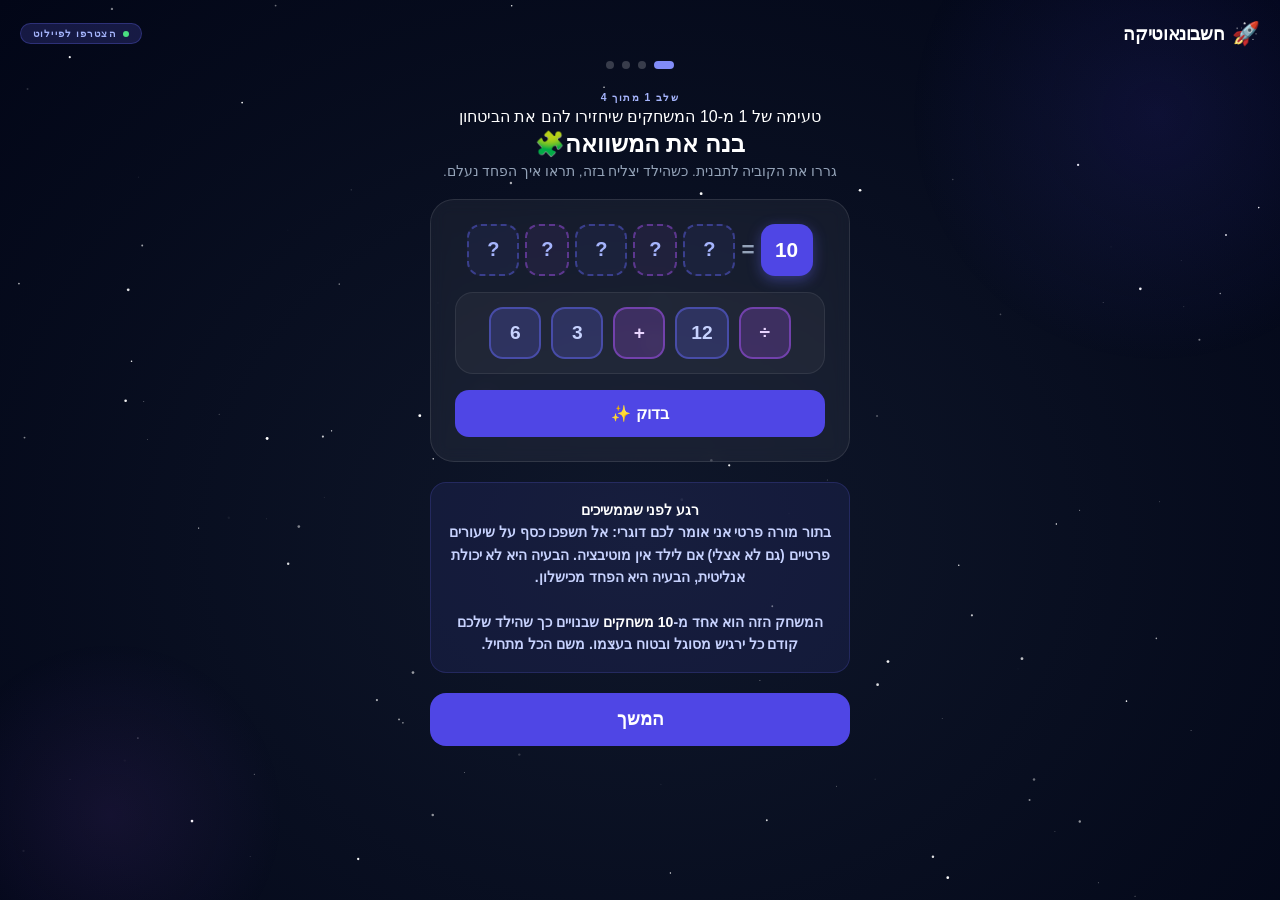
<file: שיווק הולד/index.html>
<!DOCTYPE html>
<html lang="he" dir="rtl">
<head>
  <meta charset="UTF-8" />
  <meta name="viewport" content="width=device-width, initial-scale=1.0, viewport-fit=cover" />
  <title> מחזירים את המוטיבציה לילדים</title>
  <style>
    *, *::before, *::after { box-sizing: border-box; margin: 0; padding: 0; }

    body {
      font-family: -apple-system, BlinkMacSystemFont, 'Segoe UI', Arial, sans-serif;
      background: radial-gradient(ellipse at 50% 60%, #0f172a 0%, #020617 100%);
      min-height: 100dvh;
      color: #fff;
      overflow-x: hidden;
    }

    /* ── Animations ── */
    @keyframes twinkle {
      0%, 100% { opacity: 0; }
      50%       { opacity: 1; }
    }
    @keyframes float-up {
      0%, 100% { transform: translateY(0); }
      50%       { transform: translateY(-10px); }
    }
    @keyframes glow-pulse {
      0%, 100% { box-shadow: 0 0 18px 3px rgba(99,102,241,.45); }
      50%       { box-shadow: 0 0 36px 7px rgba(99,102,241,.75); }
    }
    @keyframes pop-in {
      from { opacity: 0; transform: scale(.85) translateY(12px); }
      to   { opacity: 1; transform: scale(1)   translateY(0); }
    }
    @keyframes success-bounce {
      0%   { transform: scale(.8)   rotate(-5deg); opacity: 0; }
      60%  { transform: scale(1.08) rotate(2deg);  opacity: 1; }
      100% { transform: scale(1)    rotate(0deg);  opacity: 1; }
    }
    @keyframes pulse-dot {
      0%, 100% { opacity: 1; }
      50%       { opacity: .3; }
    }
    @keyframes bounce-arrow {
      0%, 100% { transform: translateY(0); }
      50%       { transform: translateY(6px); }
    }

    .float-rocket   { animation: float-up 3s ease-in-out infinite; }
    .glow-btn       { animation: glow-pulse 2s ease-in-out infinite; }
    .pop-in         { animation: pop-in .4s ease both; }
    .success-anim   { animation: success-bounce .6s ease both; }

    /* ── Stars canvas ── */
    #stars-canvas {
      position: fixed;
      inset: 0;
      pointer-events: none;
      z-index: 0;
    }

    /* ── Nebula blobs ── */
    .nebula {
      position: fixed;
      border-radius: 50%;
      pointer-events: none;
      z-index: 0;
    }
    .nebula-1 {
      width: 500px; height: 500px;
      background: radial-gradient(circle, rgba(79,70,229,.13) 0%, transparent 70%);
      top: -15%; right: -10%;
    }
    .nebula-2 {
      width: 350px; height: 350px;
      background: radial-gradient(circle, rgba(168,85,247,.09) 0%, transparent 70%);
      bottom: -10%; left: -5%;
    }

    /* ── Layout ── */
    .app {
      position: relative;
      z-index: 1;
      display: flex;
      flex-direction: column;
      min-height: 100dvh;
    }

    /* ── Header ── */
    header {
      display: flex;
      align-items: center;
      justify-content: space-between;
      padding: 20px 20px 8px;
      flex-shrink: 0;
    }
    .logo {
      display: flex;
      align-items: center;
      gap: 8px;
      font-size: 1.15rem;
      font-weight: 900;
      letter-spacing: -.02em;
    }
    .logo-rocket { font-size: 1.4rem; display: inline-block; }
    .badge {
      display: inline-flex;
      align-items: center;
      gap: 6px;
      padding: 4px 12px;
      background: rgba(99,102,241,.2);
      border: 1px solid rgba(99,102,241,.3);
      border-radius: 999px;
    }
    .badge-dot {
      width: 6px; height: 6px;
      border-radius: 50%;
      background: #4ade80;
      animation: pulse-dot 1.5s ease-in-out infinite;
    }
    .badge span { font-size: .6rem; font-weight: 900; text-transform: uppercase; letter-spacing: .12em; color: #a5b4fc; }

    /* ── Step dots ── */
    .step-dots {
      display: flex;
      align-items: center;
      justify-content: center;
      gap: 8px;
      padding: 6px 0;
      flex-shrink: 0;
    }
    .dot {
      border-radius: 999px;
      transition: all .3s;
      height: 8px;
    }
    .dot.past    { width: 8px;  background: #4338ca; }
    .dot.current { width: 20px; background: #818cf8; }
    .dot.future  { width: 8px;  background: rgba(255,255,255,.2); }

    /* ── Content area ── */
    .content {
      flex: 1;
      overflow-y: auto;
      -webkit-overflow-scrolling: touch;
      overscroll-behavior: contain;
      padding: 16px 20px 40px;
      max-height: 85dvh;
    }

    .step-wrap {
      max-width: 420px;
      margin: 0 auto;
      display: flex;
      flex-direction: column;
      gap: 20px;
    }

    /* ── Typography helpers ── */
    .step-label {
      font-size: .65rem; font-weight: 900;
      text-transform: uppercase; letter-spacing: .14em;
      color: #a5b4fc;
    }
    .step-title {
      font-size: 1.5rem; font-weight: 900;
      line-height: 1.2; color: #fff;
    }
    .step-sub {
      font-size: .85rem; color: #94a3b8;
    }
    .step-header { text-align: center; display: flex; flex-direction: column; gap: 4px; }

    /* ── Card ── */
    .card {
      background: rgba(255,255,255,.05);
      border: 1px solid rgba(255,255,255,.1);
      backdrop-filter: blur(8px);
      -webkit-backdrop-filter: blur(8px);
      border-radius: 24px;
      padding: 24px;
      display: flex;
      flex-direction: column;
      gap: 16px;
    }

    /* ── Inputs ── */
    .field { display: flex; flex-direction: column; gap: 6px; }
    .field label { font-size: .85rem; font-weight: 700; color: #cbd5e1; }
    .field label .optional { font-weight: 400; color: #64748b; margin-right: 4px; }

    input[type=text], input[type=number], input[type=email], input[type=tel] {
      width: 100%;
      background: rgba(15, 23, 42, 0.8) !important;
      border: 1px solid rgba(99, 102, 241, 0.3) !important;
      border-radius: 12px;
      padding: 12px 16px;
      font-size: 1rem;
      font-weight: 700;
      color: #fff !important;
      outline: none;
      transition: border-color .2s;
      font-family: inherit;
      -webkit-autofill-text-color: #fff !important;
    }
    input[type=text]:-webkit-autofill,
    input[type=email]:-webkit-autofill,
    input[type=tel]:-webkit-autofill {
      -webkit-box-shadow: 0 0 0 1000px rgba(15, 23, 42, 0.8) inset !important;
      -webkit-text-fill-color: #fff !important;
    }
    input[type=text]::placeholder,
    input[type=number]::placeholder,
    input[type=email]::placeholder,
    input[type=tel]::placeholder { color: rgba(255,255,255,.3); font-weight: 400; }
    input[type=text]:focus,
    input[type=number]:focus,
    input[type=email]:focus,
    input[type=tel]:focus { border-color: #6366f1; }

    input.purple-field {
      background: rgba(168,85,247,.1);
      border-color: rgba(168,85,247,.25);
    }
    input.purple-field:focus { border-color: #a855f7; }
    input.purple-field::placeholder { color: rgba(255,255,255,.25); }

    .riddle-row { display: flex; gap: 12px; }
    .riddle-row input { flex: 1; text-align: center; font-size: 1.15rem; }

    /* ── Buttons ── */
    button {
      border: none;
      cursor: pointer;
      font-family: inherit;
      transition: all .2s;
    }
    button:active { transform: scale(.96); }

    .btn-check {
      background: #4f46e5;
      color: #fff;
      font-weight: 900;
      font-size: 1rem;
      padding: 0 20px;
      border-radius: 12px;
      flex-shrink: 0;
    }
    .btn-check:hover { background: #6366f1; }
    .btn-check:disabled { opacity: .4; cursor: not-allowed; }

    .btn-next {
      width: 100%;
      background: #4f46e5;
      color: #fff;
      font-weight: 900;
      font-size: 1.1rem;
      padding: 16px;
      border-radius: 16px;
    }
    .btn-next:hover { background: #6366f1; }

    .btn-submit {
      width: 100%;
      display: flex;
      align-items: center;
      justify-content: center;
      gap: 10px;
      background: #4f46e5;
      color: #fff;
      font-weight: 900;
      font-size: 1.05rem;
      padding: 16px;
      border-radius: 16px;
    }
    .btn-submit:hover:not(:disabled) { background: #6366f1; }
    .btn-submit:disabled { opacity: .6; cursor: not-allowed; }
    .btn-submit svg { flex-shrink: 0; }

    /* ── Feedback banners ── */
    .feedback {
      border-radius: 16px;
      padding: 14px 16px;
      font-size: .875rem;
      font-weight: 700;
      line-height: 1.5;
      display: none;
    }
    .feedback.show { display: block; animation: pop-in .3s ease both; }
    .feedback.correct {
      background: rgba(16,185,129,.12);
      border: 1px solid rgba(52,211,153,.3);
      color: #6ee7b7;
    }
    .feedback.wrong {
      background: rgba(239,68,68,.12);
      border: 1px solid rgba(248,113,113,.3);
      color: #fca5a5;
    }

    /* ── Drag puzzle ── */
    .puzzle-equation {
      display: flex;
      align-items: center;
      justify-content: center;
      gap: 6px;
      flex-wrap: nowrap;
    }
    .puzzle-slot {
      width: 52px; height: 52px;
      border-radius: 14px;
      border: 2px dashed rgba(99,102,241,.45);
      background: rgba(99,102,241,.07);
      display: flex; align-items: center; justify-content: center;
      font-size: 1.25rem; font-weight: 900;
      color: #a5b4fc;
      transition: border-color .15s, background .15s, transform .15s;
      position: relative;
      flex-shrink: 0;
    }
    .puzzle-slot.op-slot {
      width: 44px;
      border-color: rgba(168,85,247,.45);
      background: rgba(168,85,247,.07);
    }
    .puzzle-slot.filled {
      border-style: solid;
      border-color: #6366f1;
      background: rgba(99,102,241,.2);
      color: #fff;
    }
    .puzzle-slot.op-slot.filled {
      border-color: #a855f7;
      background: rgba(168,85,247,.2);
    }
    .puzzle-slot.over {
      transform: scale(1.1);
      border-color: #818cf8;
      background: rgba(99,102,241,.3);
    }
    .puzzle-slot:not(:empty) {
      cursor: pointer;
    }
    .puzzle-slot:not(:empty):hover {
      opacity: 0.85;
    }
    .puzzle-equals {
      font-size: 1.4rem; font-weight: 900; color: #94a3b8;
      flex-shrink: 0;
    }
    .puzzle-target {
      width: 52px; height: 52px;
      border-radius: 14px;
      background: #4f46e5;
      display: flex; align-items: center; justify-content: center;
      font-size: 1.3rem; font-weight: 900; color: #fff;
      box-shadow: 0 4px 14px rgba(99,102,241,.4);
      flex-shrink: 0;
    }
    .puzzle-pool {
      display: flex;
      flex-wrap: wrap;
      gap: 10px;
      justify-content: center;
      min-height: 72px;
      background: rgba(255,255,255,.04);
      border: 1px solid rgba(255,255,255,.08);
      border-radius: 18px;
      padding: 14px;
    }
    .puzzle-chip {
      height: 52px;
      min-width: 52px;
      padding: 0 14px;
      border-radius: 14px;
      display: flex; align-items: center; justify-content: center;
      font-size: 1.2rem; font-weight: 900;
      cursor: grab;
      user-select: none; -webkit-user-select: none;
      touch-action: none;
      transition: opacity .15s;
    }
    .puzzle-chip.num-chip {
      background: rgba(99,102,241,.22);
      border: 2px solid rgba(99,102,241,.5);
      color: #c7d2fe;
    }
    .puzzle-chip.op-chip {
      background: rgba(168,85,247,.22);
      border: 2px solid rgba(168,85,247,.5);
      color: #e9d5ff;
    }
    .puzzle-chip.gone { opacity: 0; pointer-events: none; width: 0; min-width: 0; padding: 0; border: none; margin: 0; }
    @keyframes shake {
      0%,100% { transform: translateX(0); }
      25%      { transform: translateX(-7px); }
      75%      { transform: translateX(7px); }
    }
    .shake { animation: shake .35s ease; }

    /* ── Slider ── */
    .slider-header {
      display: flex;
      align-items: center;
      justify-content: space-between;
      font-size: .85rem;
      color: #94a3b8;
    }
    .slider-val { font-size: 2rem; font-weight: 900; color: #fff; }
    .slider-unit { font-size: .85rem; color: #94a3b8; margin-right: 4px; }

    input[type=range] {
      -webkit-appearance: none;
      appearance: none;
      width: 100%;
      height: 6px;
      border-radius: 999px;
      background: rgba(255,255,255,.12);
      outline: none;
      cursor: pointer;
    }
    input[type=range]::-webkit-slider-thumb {
      -webkit-appearance: none;
      width: 24px; height: 24px;
      border-radius: 50%;
      background: #6366f1;
      cursor: pointer;
      box-shadow: 0 0 0 4px rgba(99,102,241,.25);
    }
    input[type=range]::-moz-range-thumb {
      width: 24px; height: 24px;
      border-radius: 50%;
      background: #6366f1;
      border: none;
      cursor: pointer;
      box-shadow: 0 0 0 4px rgba(99,102,241,.25);
    }

    .level-badge {
      text-align: center;
      font-size: 1.25rem;
      font-weight: 900;
      transition: color .3s;
    }

    /* ── SVG chart ── */
    .chart-wrap { width: 100%; max-width: 320px; margin: 0 auto; }

    /* ── Dynamic text box ── */
    .info-box {
      background: rgba(99,102,241,.1);
      border: 1px solid rgba(99,102,241,.2);
      border-radius: 16px;
      padding: 12px 14px;
      font-size: .875rem;
      font-weight: 700;
      color: #c7d2fe;
      text-align: center;
      line-height: 1.5;
    }

    /* ── Method rows ── */
    .method-row {
      display: flex;
      align-items: flex-start;
      gap: 14px;
    }
    .method-icon {
      flex-shrink: 0;
      width: 40px; height: 40px;
      border-radius: 14px;
      background: rgba(255,255,255,.1);
      display: flex;
      align-items: center;
      justify-content: center;
      font-size: 1.25rem;
    }
    .method-title { font-size: .875rem; font-weight: 900; color: #fff; }
    .method-desc  { font-size: .85rem; color: #94a3b8; line-height: 1.5; margin-top: 2px; }

    .author-box {
      background: rgba(99,102,241,.1);
      border: 1px solid rgba(99,102,241,.2);
      border-radius: 16px;
      padding: 16px;
      text-align: center;
      font-size: .875rem;
      font-weight: 700;
      color: #c7d2fe;
      line-height: 1.6;
    }
    .author-box strong { color: #fff; }

    /* ── Promo box ── */
    .promo-box {
      background: rgba(16,185,129,.1);
      border: 1px solid rgba(52,211,153,.2);
      border-radius: 16px;
      padding: 12px;
      text-align: center;
    }
    .promo-tag  { font-size: .65rem; font-weight: 900; text-transform: uppercase; letter-spacing: .1em; color: #6ee7b7; }
    .promo-text { font-size: .875rem; font-weight: 700; color: #fff; margin-top: 2px; }

    .name-hint { font-size: .75rem; font-weight: 700; color: #d8b4fe; margin-top: 4px; display: none; }
    .name-hint.show { display: block; }

    .form-note { text-align: center; font-size: .75rem; color: #334155; margin-top: 4px; }

    /* ── Success screen ── */
    .success-screen {
      display: flex;
      flex-direction: column;
      align-items: center;
      text-align: center;
      gap: 24px;
      padding: 40px 0;
      min-height: 60dvh;
      justify-content: center;
    }
    .success-rocket { font-size: 5rem; }
    .success-title  { font-size: 2rem; font-weight: 900; color: #fff; }
    .success-body   { font-size: 1rem; color: #cbd5e1; line-height: 1.6; }
    .success-badge {
      display: flex;
      align-items: center;
      gap: 8px;
      background: rgba(16,185,129,.12);
      border: 1px solid rgba(52,211,153,.3);
      border-radius: 16px;
      padding: 12px 20px;
    }
    .success-badge span { font-size: .875rem; font-weight: 700; color: #6ee7b7; }
    .success-check { color: #34d399; flex-shrink: 0; }
    .success-name-box {
      background: rgba(168,85,247,.12);
      border: 1px solid rgba(192,132,252,.3);
      border-radius: 16px;
      padding: 12px 20px;
      display: none;
    }
    .success-name-box.show { display: block; }
    .success-name-box p { font-size: .875rem; font-weight: 700; color: #d8b4fe; }
    .success-name-box strong { color: #fff; }
    .success-footer { font-size: .75rem; color: #1e293b; }

    /* ── Utility ── */
    .hidden { display: none !important; }
    .sending-dots::after {
      content: '...';
      animation: pulse-dot 1s steps(3) infinite;
    }
  </style>
</head>
<body>

<canvas id="stars-canvas"></canvas>
<div class="nebula nebula-1"></div>
<div class="nebula nebula-2"></div>

<div class="app">

  <!-- Header -->
  <header>
    <div class="logo">
      <span class="logo-rocket float-rocket">🚀</span>
      <span>חשבונאוטיקה</span>
    </div>
    <div class="badge">
      <div class="badge-dot"></div>
      <span>הצטרפו לפיילוט</span>
    </div>
  </header>

  <!-- Step dots -->
  <div class="step-dots" id="step-dots"></div>

  <!-- Content -->
  <div class="content" id="content">

    <!-- ── Step 0: Drag Puzzle ── -->
    <div id="step-0" class="step-wrap pop-in">
      <div class="step-header">
        <p class="step-label">שלב 1 מתוך 4</p>
        <p class="step-sub1">טעימה של 1 מ-10 המשחקים שיחזירו להם את הביטחון</p>
        <h2 class="step-title">בנה את המשוואה🧩</h2>
        <p class="step-sub">גררו את הקוביה לתבנית. כשהילד יצליח בזה, תראו איך הפחד נעלם.</p>
      </div>

      <div class="card">
        <!-- slots row -->
        <div class="puzzle-equation" id="puzzle-eq" dir="ltr">
          <!-- slot 0: num -->
          <div class="puzzle-slot" id="slot-0" data-slot="0" data-type="num" onclick="slotClick(0)"></div>
          <!-- slot 1: op -->
          <div class="puzzle-slot op-slot" id="slot-1" data-slot="1" data-type="op" onclick="slotClick(1)"></div>
          <!-- slot 2: num -->
          <div class="puzzle-slot" id="slot-2" data-slot="2" data-type="num" onclick="slotClick(2)"></div>
          <!-- slot 3: op -->
          <div class="puzzle-slot op-slot" id="slot-3" data-slot="3" data-type="op" onclick="slotClick(3)"></div>
          <!-- slot 4: num -->
          <div class="puzzle-slot" id="slot-4" data-slot="4" data-type="num" onclick="slotClick(4)"></div>
          <span class="puzzle-equals">=</span>
          <div class="puzzle-target">10</div>
        </div>

        <!-- pool -->
        <div class="puzzle-pool" id="puzzle-pool" dir="ltr">
          <div class="puzzle-chip num-chip" id="chip-6"  data-id="chip-6"  data-type="num" data-val="6">6</div>
          <div class="puzzle-chip num-chip" id="chip-3"  data-id="chip-3"  data-type="num" data-val="3">3</div>
          <div class="puzzle-chip op-chip"  id="chip-add" data-id="chip-add" data-type="op" data-val="+">+</div>
          <div class="puzzle-chip num-chip" id="chip-12" data-id="chip-12" data-type="num" data-val="12">12</div>
          <div class="puzzle-chip op-chip"  id="chip-div" data-id="chip-div" data-type="op" data-val="÷">÷</div>
        </div>

        <div class="feedback correct" id="fb-correct">
          כל הכבוד! 🙌 בדיוק ככה נראית הצלחה שבונה ביטחון עצמי.
        </div>
        <div class="feedback wrong" id="fb-wrong">
          הכל בסדר — בדיוק בשביל לנטרל את הפחד מטעויות בנינו את המערכת הזו 😊
        </div>

        <button class="btn-check" id="btn-check" onclick="checkPuzzle()" style="width:100%;padding:14px;border-radius:14px;font-size:1rem;">
          בדוק ✨
        </button>
      </div>


      <div class="author-box">
        <strong>רגע לפני שממשיכים </strong><br>
        בתור מורה פרטי אני אומר לכם דוגרי: אל תשפכו כסף על שיעורים פרטיים (גם לא אצלי) אם לילד אין מוטיבציה. הבעיה היא לא יכולת אנליטית, הבעיה היא הפחד מכישלון.<br><br>
        המשחק הזה הוא אחד מ-<strong>10 משחקים</strong> שבנויים כך שהילד שלכם קודם כל ירגיש מסוגל ובטוח בעצמו. משם הכל מתחיל.
      </div>

      <button class="btn-next glow-btn" onclick="goNext()">המשך </button>
    </div>


    <!-- ── Step 1: Slider ── -->
    <div id="step-1" class="step-wrap hidden">
      <div class="step-header">
        <p class="step-label">שלב 2 מתוך 4</p>
        <h2 class="step-title">כמה אתם חוסכים? ⚡</h2>
        <p class="step-sub">הזיזו את הסליידר וראו את החיסכון מול מורים פרטיים</p>
      </div>

      <div class="card">
        <div class="level-badge" id="level-badge">חוקר 🔭</div>

        <div class="chart-wrap">
          <svg id="chart-svg" viewBox="0 0 220 100" style="width:100%;" aria-hidden="true">
            <line x1="10" y1="90" x2="210" y2="90" stroke="rgba(255,255,255,0.1)" stroke-width="1"/>
            <!-- bars injected by JS -->
          </svg>
        </div>

        <div class="info-box" id="info-box">
          הם ממילא עם הטלפון בוא נגייס אותו למשימה.
        </div>

        <div>
          <div class="slider-header">
            <span>5 דק׳</span>
            <div style="text-align:center;">
              <span class="slider-val" id="slider-val">20</span>
              <span class="slider-unit">דקות ליום</span>
            </div>
            <span>60 דק׳</span>
          </div>
          <input type="range" min="5" max="60" value="20" id="slider" oninput="onSlider(this.value)" style="margin-top:12px;" />
        </div>
      </div>

      <button class="btn-next glow-btn" onclick="goNext()">המשך </button>
    </div>

    <!-- ── Step 2: Method ── -->
    <div id="step-2" class="step-wrap hidden">
      <div class="step-header">
        <p class="step-label">שלב 3 מתוך 4</p>
        <h2 class="step-title">ההסכם שלנו 🤝</h2>
        <p class="step-sub">אין פה קסמים. בלי המעורבות שלכם זה לא יעבוד.</p>
      </div>

      <div class="card">
        <div class="method-row">
          <div class="method-icon">🎮</div>
          <div>
            <p class="method-title">10 משחקים שבונים ביטחון ומכינים את הילדים לחטיבה</p>
            <p class="method-desc">גישה למשחקי מתמטיקה חווייתיים שיגרמו לילד להרגיש מסוגל ויאפשרו לו לחקור את הנושאים שנלמדים מכיתה א עד ז. גם אם זה 10 דקות ביום.</p>
          </div>
        </div>
        <div class="method-row">
          <div class="method-icon">📊</div>
          <div>
            <p class="method-title">בלי הפתעות: דוח התקדמות שקוף</p>
            <p class="method-desc">במשך כל התקופה תראו בדיוק מה הילד תרגל, איפה הצליח וכמה זמן השקיע — רק אז תחליטו אם להמשיך.          </div>
        </div>
        <div class="method-row">
          <div class="method-icon">🎁</div>
          <div>
            <p class="method-title">אפליקציה משפחתית (תורכם!)</p>
            <p class="method-desc">אתם קובעים איתו פרס מוסכם מראש ומעודדים אותו. בלי המעורבות שלכם גם המערכת הכי טובה לא תעבוד.</p>
          </div>
        </div>
        <div class="method-row">
          <div class="method-icon">🤖</div>
          <div>
            <p class="method-title">בוט תזכורות להורים</p>
            <p class="method-desc">תקבלו בוט שמתזכר אתכם לשים לב להתקדמות של הילד, מזכיר לכם להקדיש זמן יחד איתו  מדי פעם.</p>
          </div>
        </div>
      </div>

      <div class="author-box">
        <strong>מילה אישית מנתנאל:</strong><br><br>
        ראיתי יותר מדי הורים מוציאים אלפי שקלים על שיעורים לילדים שפשוט איבדו ביטחון. בניתי את הפלטפורמה הזו כדי לתת לכם אלטרנטיבה הוגנת.<br><br>
        <h2>אצלי אין  הוראת קבע ! וגם אין חידוש אוטומטי !</h2><br>
        לקראת סוף החודש אתם מושכים דוח, רואים שהילד התמיד והתקדם — ורק אז מחליטים בעצמכם אם לחדש. אתם קונים אך ורק מה שעובד.
      </div>

      <button class="btn-next glow-btn" onclick="goNext()">אני רוצה להצטרף לפיילוט </button>
    </div>

    <!-- ── Step 3: Lead Form ── -->
    <div id="step-3" class="step-wrap hidden">
      <div class="step-header">
        <p class="step-label">שלב 4 מתוך 4</p>
        <h2 class="step-title">הצטרפו לסיירת 📬</h2>
        <p class="step-sub">מחיר השקה סמלי למצטרפים לפני סוף שנת הלימודים - ניצור קשר בקרוב</p>
      </div>

      <div class="card">
        <form id="lead-form" onsubmit="handleSubmit(event)">
          <div style="display:flex;flex-direction:column;gap:16px;">

            <div class="field">
              <label for="f-name">שם הורה</label>
              <input type="text" id="f-name" placeholder="למשל: רחל כהן" required />
            </div>

            <div class="field">
              <label for="f-email">מייל <span class="optional">(אופציונלי)</span></label>
              <input type="email" id="f-email" placeholder="name@mail.com" dir="ltr" />
            </div>

            <div class="field">
              <label for="f-phone">טלפון <span class="optional">(אופציונלי)</span></label>
              <input type="tel" id="f-phone" placeholder="050-0000000" dir="ltr" />
            </div>

            <div class="field">
              <label for="f-suggest">
                איך הייתם קוראים לפלטפורמה? 💡
                <span class="optional">(אופציונלי)</span>
              </label>
              <input type="text" id="f-suggest" class="purple-field"
                placeholder="הציעו שם — הטוב ביותר ייבחר!"
                maxlength="40"
                oninput="onSuggestInput(this.value)" />
              <p class="name-hint" id="name-hint"></p>
            </div>

            <div class="promo-box">
              <p class="promo-tag">מחיר השקה — שותפים להצלחה</p>
              <p class="promo-text">גישה מלאה ל-10 המשחקים(יש עוד בדרך) + דוח התקדמות הורים. ללא חידוש אוטומטי!</p>
            </div>

            <button type="submit" class="btn-submit glow-btn" id="btn-submit">
              <svg width="18" height="18" viewBox="0 0 24 24" fill="none"
                stroke="currentColor" stroke-width="2.5" stroke-linecap="round" stroke-linejoin="round">
                <line x1="22" y1="2" x2="11" y2="13"/>
                <polygon points="22 2 15 22 11 13 2 9 22 2"/>
              </svg>
              <span id="btn-submit-text">אני רוצה להצטרף (מחיר השקה)</span>
            </button>

            <p class="form-note">ללא חידוש אוטומטי • קונים רק מה שעובד</p>
          </div>
        </form>
      </div>
    </div>

    <!-- ── Success ── -->
    <div id="step-success" class="step-wrap hidden">
      <div class="success-screen success-anim">
        <div class="success-rocket">🚀</div>
        <div>
          <p class="success-title" id="success-title">ברוכים הבאים לסיירת! 🎉</p>
          <p class="success-body">
            קיבלנו את הפרטים שלכם.<br>
            נחזור אליכם תוך 24 שעות עם הגישה למחיר ההשקה.<br>
            <strong>זכרו: ללא חידוש אוטומטי — אתם שולטים בקצב.</strong>
          </p>
        </div>
        <div class="success-badge">
          <span class="success-check">✓</span>
          <span>נרשמתם בהצלחה! נדבר בקרוב 🙌</span>
        </div>
        <div class="success-name-box" id="success-name-box">
          <p>🗳️ הצעת השם שלכם <strong id="success-name-text"></strong> נרשמה — תודה!</p>
        </div>
        <p class="success-footer">חשבונאוטיקה — מחזירים את המוטיבציה הביתה</p>
      </div>
    </div>

  </div><!-- /content -->
</div><!-- /app -->

<script>
  // ── Stars ──────────────────────────────────────────────────────────────────
  (function () {
    const canvas = document.getElementById('stars-canvas');
    const ctx = canvas.getContext('2d');
    const stars = [];
    const COUNT = 120;

    function resize() {
      canvas.width  = window.innerWidth;
      canvas.height = window.innerHeight;
    }

    function init() {
      resize();
      stars.length = 0;
      for (let i = 0; i < COUNT; i++) {
        stars.push({
          x: Math.random() * canvas.width,
          y: Math.random() * canvas.height,
          r: Math.random() * 1.2 + 0.3,
          phase: Math.random() * Math.PI * 2,
          speed: (Math.random() * 0.6 + 0.3) * 0.01,
        });
      }
    }

    function draw(ts) {
      ctx.clearRect(0, 0, canvas.width, canvas.height);
      for (const s of stars) {
        const opacity = (Math.sin(ts * s.speed + s.phase) + 1) / 2;
        ctx.beginPath();
        ctx.arc(s.x, s.y, s.r, 0, Math.PI * 2);
        ctx.fillStyle = `rgba(255,255,255,${opacity})`;
        ctx.fill();
      }
      requestAnimationFrame(draw);
    }

    window.addEventListener('resize', init);
    init();
    requestAnimationFrame(draw);
  })();

  // ── State ──────────────────────────────────────────────────────────────────
  let currentStep = 0;
  const TOTAL_STEPS = 4;

  // ── Step dots ──────────────────────────────────────────────────────────────
  function renderDots() {
    const wrap = document.getElementById('step-dots');
    wrap.innerHTML = '';
    for (let i = 0; i < TOTAL_STEPS; i++) {
      const d = document.createElement('div');
      d.className = 'dot ' + (i < currentStep ? 'past' : i === currentStep ? 'current' : 'future');
      wrap.appendChild(d);
    }
  }
  renderDots();

  // ── Navigation ─────────────────────────────────────────────────────────────
  function showStep(idx) {
    for (let i = 0; i < TOTAL_STEPS; i++) {
      document.getElementById('step-' + i).classList.add('hidden');
    }
    document.getElementById('step-success').classList.add('hidden');
    const el = document.getElementById('step-' + idx);
    if (el) {
      el.classList.remove('hidden');
      el.classList.remove('pop-in');
      void el.offsetWidth; // reflow
      el.classList.add('pop-in');
    }
    document.getElementById('content').scrollTo({ top: 0, behavior: 'smooth' });
  }

  function goNext() {
    currentStep++;
    renderDots();
    showStep(currentStep);
  }

  // ── Step 0: Drag Puzzle ────────────────────────────────────────────────────
  // State: slotData[slotIdx] = { id, type, val } | null
  const slotData = [null, null, null, null, null];
  // CORRECT answer for  12 ÷ 3 + 6 = 10  →  slots: 12 ÷ 3 + 6
  // slot types: num op num op num
  const CORRECT = ['12', '÷', '3', '+', '6'];

  // util: get chip element by id
  const chip = (id) => document.getElementById(id);
  // util: get slot element by index
  const slot = (i) => document.getElementById('slot-' + i);

  // ── render: sync DOM to slotData ──
  function renderSlots() {
    for (let i = 0; i < 5; i++) {
      const el = slot(i);
      const d  = slotData[i];
      el.textContent = d ? d.val : '?';
      if (d) {
        el.classList.add('filled');
      } else {
        el.classList.remove('filled');
      }
    }
    // sync pool chips visibility
    const usedIds = slotData.filter(Boolean).map(d => d.id);
    document.querySelectorAll('.puzzle-chip').forEach(ch => {
      ch.classList.toggle('gone', usedIds.includes(ch.dataset.id));
    });
  }

  function slotClick(i) {
    if (slotData[i]) {
      slotData[i] = null;
      hideFeedback();
      renderSlots();
    }
  }

  function hideFeedback() {
    document.getElementById('fb-correct').classList.remove('show');
    document.getElementById('fb-wrong').classList.remove('show');
  }

  // ── find first empty slot of given type ──
  function firstEmptySlot(type) {
    for (let i = 0; i < 5; i++) {
      const slotType = i % 2 === 0 ? 'num' : 'op';
      if (slotType === type && !slotData[i]) return i;
    }
    return -1;
  }

  // ── Drag engine ──
  let dragging = null; // { chipId, type, val, ghost, originSlot }
  let overSlot = -1;

  function startDrag(e, chipEl) {
    e.preventDefault();
    const id   = chipEl.dataset.id;
    const type = chipEl.dataset.type;
    const val  = chipEl.dataset.val;

    // if chip is "gone" (already placed) don't drag from pool — only from slot x btn
    if (chipEl.classList.contains('gone')) return;

    const r  = chipEl.getBoundingClientRect();
    const cx = e.clientX ?? e.touches?.[0]?.clientX;
    const cy = e.clientY ?? e.touches?.[0]?.clientY;
    const ox = cx - r.left;
    const oy = cy - r.top;

    // create ghost
    const ghost = chipEl.cloneNode(true);
    ghost.style.cssText = `position:fixed;left:${cx - ox}px;top:${cy - oy}px;width:${r.width}px;height:${r.height}px;z-index:9999;pointer-events:none;transform:scale(1.15) rotate(-3deg);box-shadow:0 12px 28px rgba(0,0,0,.35);transition:none;`;
    ghost.classList.remove('gone');
    document.body.appendChild(ghost);

    dragging = { id, type, val, ghost, ox, oy, originSlot: -1 };

    const onMove = (ev) => {
      ev.preventDefault();
      const mx = ev.clientX ?? ev.touches?.[0]?.clientX;
      const my = ev.clientY ?? ev.touches?.[0]?.clientY;
      ghost.style.left = (mx - dragging.ox) + 'px';
      ghost.style.top  = (my - dragging.oy) + 'px';

      // highlight target slot
      let found = -1;
      for (let i = 0; i < 5; i++) {
        const slotType = i % 2 === 0 ? 'num' : 'op';
        if (slotType !== dragging.type) continue;
        const sr = slot(i).getBoundingClientRect();
        if (mx >= sr.left && mx <= sr.right && my >= sr.top && my <= sr.bottom) {
          found = i; break;
        }
      }
      if (found !== overSlot) {
        if (overSlot >= 0) slot(overSlot).classList.remove('over');
        overSlot = found;
        if (overSlot >= 0) slot(overSlot).classList.add('over');
      }
    };

    const onEnd = (ev) => {
      ev.preventDefault();
      ghost.remove();
      if (overSlot >= 0) slot(overSlot).classList.remove('over');

      if (overSlot >= 0) {
        // if target slot already occupied → swap back to pool (just clear it)
        if (slotData[overSlot]) {
          // put occupant back: make its pool chip visible again
          slotData[overSlot] = null;
        }
        slotData[overSlot] = { id: dragging.id, type: dragging.type, val: dragging.val };
        hideFeedback();
      }
      // if dropped outside — do nothing, chip stays in pool

      overSlot = -1;
      dragging = null;
      renderSlots();

      document.removeEventListener('pointermove', onMove);
      document.removeEventListener('pointerup',   onEnd);
    };

    document.addEventListener('pointermove', onMove, { passive: false });
    document.addEventListener('pointerup',   onEnd,  { passive: false });
  }

  // attach drag to all pool chips
  document.querySelectorAll('.puzzle-chip').forEach(ch => {
    ch.addEventListener('pointerdown', (e) => startDrag(e, ch));
  });

  // tap-to-place fallback (click on chip → place in first empty matching slot)
  document.querySelectorAll('.puzzle-chip').forEach(ch => {
    ch.addEventListener('click', () => {
      if (ch.classList.contains('gone')) return;
      const type = ch.dataset.type;
      const idx  = firstEmptySlot(type);
      if (idx < 0) return;
      slotData[idx] = { id: ch.dataset.id, type, val: ch.dataset.val };
      hideFeedback();
      renderSlots();
    });
  });

  function checkPuzzle() {
    // need all slots filled
    if (slotData.some(d => !d)) {
      const eq = document.getElementById('puzzle-eq');
      eq.classList.add('shake');
      setTimeout(() => eq.classList.remove('shake'), 400);
      return;
    }
    // evaluate the placed expression numerically — accept any order that equals 10
    const [n0, op1, n1, op2, n2] = slotData.map(d => d.val);
    function applyOp(a, op, b) {
      if (op === '+') return a + b;
      if (op === '-') return a - b;
      if (op === '×') return a * b;
      if (op === '÷') return b !== 0 ? a / b : NaN;
      return NaN;
    }
    // respect standard operator precedence: evaluate * and ÷ before + and -
    function evalExpr(a, o1, b, o2, c) {
      const highPrec = ['×', '÷'];
      if (highPrec.includes(o1) && !highPrec.includes(o2)) {
        return applyOp(applyOp(+a, o1, +b), o2, +c);
      } else if (!highPrec.includes(o1) && highPrec.includes(o2)) {
        return applyOp(+a, o1, applyOp(+b, o2, +c));
      } else {
        return applyOp(applyOp(+a, o1, +b), o2, +c);
      }
    }
    const result = evalExpr(n0, op1, n1, op2, n2);
    const correct = Math.abs(result - 10) < 0.0001;
    document.getElementById('fb-correct').classList.toggle('show', correct);
    document.getElementById('fb-wrong').classList.toggle('show', !correct);
  }

  renderSlots();

  // ── Step 1: Slider ─────────────────────────────────────────────────────────
  const LEVELS = [
    { max: 15, label: 'טירון 🌱',  color: '#6ee7b7' },
    { max: 30, label: 'חוקר 🔭',   color: '#7dd3fc' },
    { max: 45, label: 'גיבור 🦸',  color: '#a5b4fc' },
    { max: 60, label: 'אלוף 🏆',   color: '#fde68a' },
  ];

  const MESSAGES = [
    { max: 15, text: 'חיסכון של כ-₪150 בחודש הילד חסך לכם שיעור פרטי אחד ' },
    { max: 30, text: 'לכם זה חיסכון של כ-₪300 בחודש - לילד הפער נסגר והביטחון חוזר   ' },
    { max: 45, text: 'חיסכון של כ-₪450 בחודש - ופתאום הילד שלכם אוהב ללמוד 💵' },
    { max: 60, text: 'חיסכון של כ-₪500+ בחודש - מי צריך מורים פרטיים 💰' },
  ]; 

  function onSlider(val) {
    val = Number(val);
    document.getElementById('slider-val').textContent = val;

    const level = LEVELS.find(l => val <= l.max) || LEVELS[LEVELS.length - 1];
    const badge = document.getElementById('level-badge');
    badge.textContent = level.label;
    badge.style.color = level.color;

    const msg = MESSAGES.find(m => val <= m.max) || MESSAGES[MESSAGES.length - 1];
    document.getElementById('info-box').textContent = msg.text;

    renderChart(val);
  }

  function renderChart(minutes) {
    const svg = document.getElementById('chart-svg');
    // remove old bars
    svg.querySelectorAll('.bar-g').forEach(el => el.remove());

    const growthRate = minutes / 60;
    const maxH = 80;
    const color = minutes <= 15 ? '#818cf8' : minutes <= 35 ? '#a78bfa' : '#c084fc';

    for (let i = 0; i < 8; i++) {
      const h = Math.min(maxH, 8 + i * growthRate * 11);
      const x = 15 + i * 26;
      const y = 90 - h;

      const g = document.createElementNS('http://www.w3.org/2000/svg', 'g');
      g.classList.add('bar-g');

      const rect = document.createElementNS('http://www.w3.org/2000/svg', 'rect');
      rect.setAttribute('x', x);
      rect.setAttribute('y', y);
      rect.setAttribute('width', 18);
      rect.setAttribute('height', h);
      rect.setAttribute('rx', 3);
      rect.setAttribute('fill', color);
      rect.setAttribute('opacity', '0.8');
      rect.style.transition = 'all .4s ease';

      const label = document.createElementNS('http://www.w3.org/2000/svg', 'text');
      label.setAttribute('x', x + 9);
      label.setAttribute('y', 98);
      label.setAttribute('text-anchor', 'middle');
      label.setAttribute('font-size', 7);
      label.setAttribute('fill', 'rgba(255,255,255,0.4)');
      label.textContent = 'ש' + (i + 1);

      g.appendChild(rect);
      g.appendChild(label);
      svg.appendChild(g);
    }
  }

  // init chart
  renderChart(20);

  // ── Validation helpers ────────────────────────────────────────────────────
  function isValidEmail(email) {
    return /^[^\s@]+@[^\s@]+\.[^\s@]+$/.test(email);
  }

  // ── Step 3: Name suggestion ────────────────────────────────────────────────
  function onSuggestInput(val) {
    const hint = document.getElementById('name-hint');
    const trimmed = val.trim();
    if (trimmed) {
      hint.textContent = '✨ "' + trimmed + '" — נשמע מבטיח!';
      hint.classList.add('show');
    } else {
      hint.classList.remove('show');
    }
  }

  // ── Lead form submit ───────────────────────────────────────────────────────
  function handleSubmit(e) {
    e.preventDefault();
    const name    = document.getElementById('f-name').value.trim();
    const email   = document.getElementById('f-email').value.trim();
    const phone   = document.getElementById('f-phone').value.trim();
    const suggest = document.getElementById('f-suggest').value.trim();

    // Validation
    if (!name) return alert('שם הוא חובה');
    if (!email && !phone) return alert('צריך להוסיף מייל או טלפון לפחות');
    if (email && !isValidEmail(email)) return alert('פורמט מייל לא תקין');

    const btn = document.getElementById('btn-submit');
    const txt = document.getElementById('btn-submit-text');
    btn.disabled = true;
    txt.textContent = 'שולח...';
    txt.classList.add('sending-dots');

    const GOOGLE_APP_URL = "https://script.google.com/macros/s/AKfycbyR0vKio-HxDY_xZ44XxXGbSVTWPwDPj29gcfebIGxy83jS0I2i1m2rO7s8RMWo8_u4xA/exec";

    const payload = {
      name: name,
      email: email,
      phone: phone,
      platformName: suggest || '(לא הוצע שם)'
    };

    console.log('Sending payload:', payload);

    fetch(GOOGLE_APP_URL, {
      method: 'POST',
      mode: 'no-cors',
      headers: { 'Content-Type': 'application/json' },
      body: JSON.stringify(payload)
    })
    .then(() => {

      // מעבר למסך ההצלחה
      document.getElementById('step-3').classList.add('hidden');
      const success = document.getElementById('step-success');
      success.classList.remove('hidden');
      success.classList.remove('pop-in');
      void success.offsetWidth;
      success.classList.add('pop-in');

      document.getElementById('success-title').textContent = 'תודה רבה, ' + name + '!';

      if (suggest) {
        const box = document.getElementById('success-name-box');
        document.getElementById('success-name-text').textContent = '"' + suggest + '"';
        box.classList.add('show');
      }

      document.getElementById('content').scrollTo({ top: 0, behavior: 'smooth' });
      document.getElementById('step-dots').style.display = 'none';
    })
    .catch((error) => {
      console.error('Error:', error);
      txt.textContent = 'אופס, נסה שוב';
      btn.disabled = false;
      txt.classList.remove('sending-dots');
    });
  }
</script>
</body>
</html>
</file>
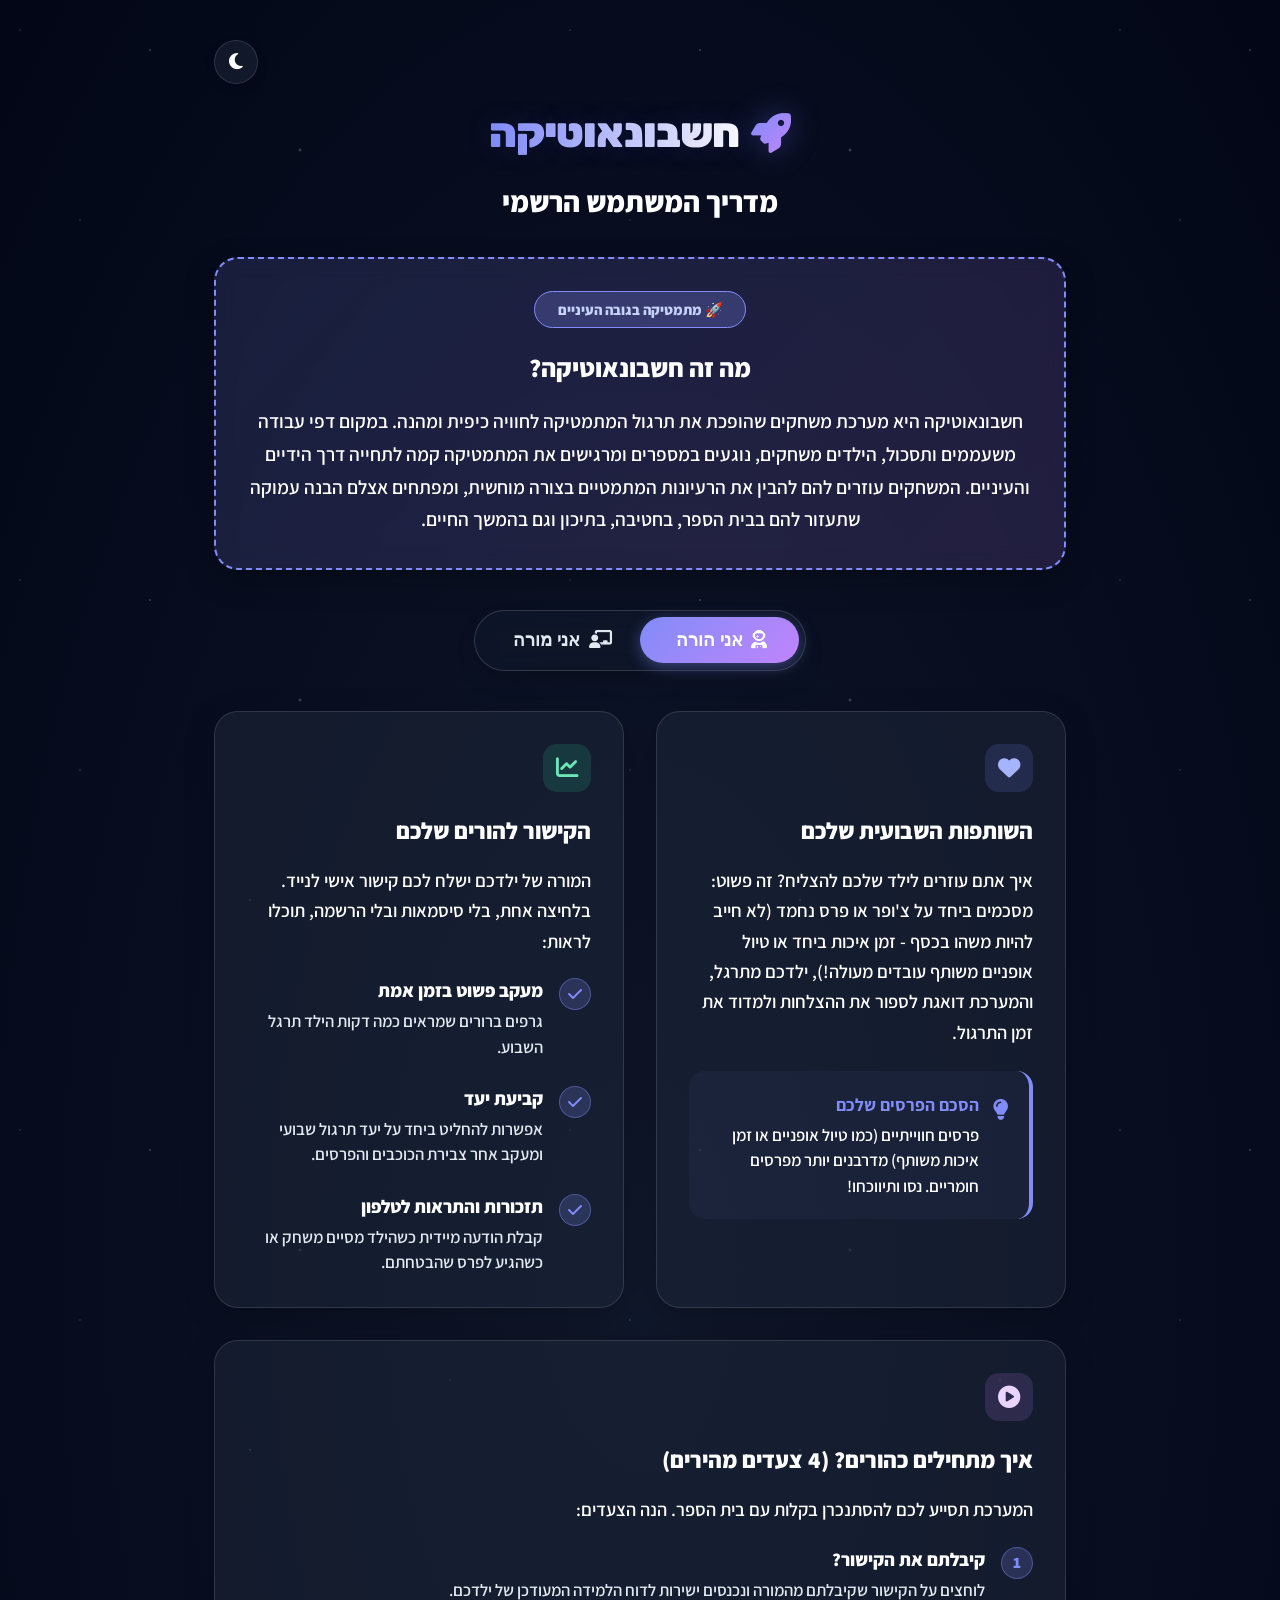
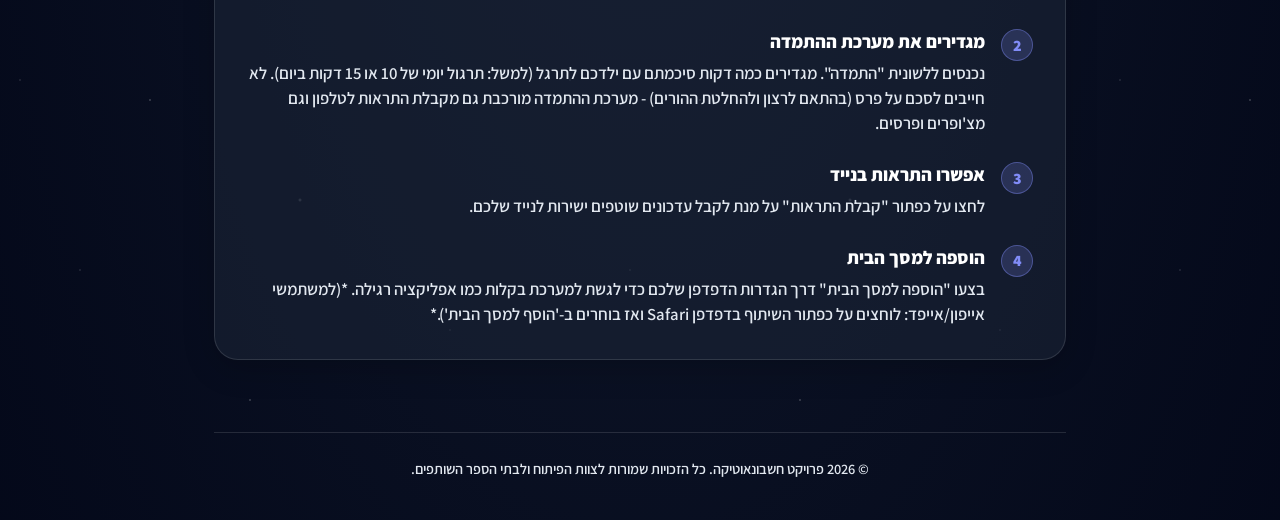
<file: guides/Gindex.html>
<!DOCTYPE html>
<html lang="he" dir="rtl">
<head>
    <meta charset="UTF-8">
    <meta name="viewport" content="width=device-width, initial-scale=1.0">
    <title>מדריך חשבונאוטיקה - הורים ומורים</title>

    <!-- תצוגה מקדימה ושיתוף ברשתות חברתיות ווואטסאפ (Open Graph / WhatsApp Rich Preview) -->
    <meta property="og:type" content="website">
    <meta property="og:title" content="חשבונאוטיקה - מדריך המשתמש הרשמי 🚀">
    <meta property="og:description" content="מערכת משחקים שהופכת את תרגול המתמטיקה לחוויה כיפית ומהנה. קראו את מדריך ההורים והמורים בגובה העיניים.">
    <meta property="og:image" content="og-preview.png">
    <meta property="og:image:type" content="image/png">
    <meta property="og:image:width" content="1200">
    <meta property="og:image:height" content="630">

    <!-- Google Fonts -->
    <link rel="preconnect" href="https://fonts.googleapis.com">
    <link rel="preconnect" href="https://fonts.gstatic.com" crossorigin>
    <link href="https://fonts.googleapis.com/css2?family=Assistant:wght@300;400;600;700;800&family=Outfit:wght@400;600;800&family=Rubik:wght@300;400;700;900&display=swap" rel="stylesheet">
    <!-- FontAwesome for Icons -->
    <link rel="stylesheet" href="https://cdnjs.cloudflare.com/ajax/libs/font-awesome/6.4.0/css/all.min.css">
    
    <style>
        /* Theme Variables - Designed for high contrast and maximum readability */
        :root {
            --bg-dark: #020617;
            --bg-gradient: radial-gradient(ellipse at 50% 60%, #0f172a 0%, #020617 100%);
            --card-bg: rgba(30, 41, 59, 0.5);
            --card-border: rgba(255, 255, 255, 0.12);
            --primary: #818cf8;
            --primary-hover: #6366f1;
            --accent-purple: #c084fc;
            --accent-green: #34d399;
            --text-main: #ffffff;
            --text-muted: #e2e8f0;
            --switcher-bg: rgba(15, 23, 42, 0.7);
            --switcher-border: rgba(255, 255, 255, 0.15);
            --step-num-bg: rgba(129, 140, 248, 0.2);
            --step-num-border: rgba(129, 140, 248, 0.4);
        }

        body.light-mode {
            --bg-dark: #f8fafc;
            --bg-gradient: radial-gradient(ellipse at 50% 60%, #e2e8f0 0%, #f1f5f9 100%);
            --card-bg: #ffffff;
            --card-border: rgba(99, 102, 241, 0.2);
            --primary: #4f46e5;
            --primary-hover: #4338ca;
            --accent-purple: #9333ea;
            --accent-green: #059669;
            --text-main: #020617;
            --text-muted: #334155;
            --switcher-bg: rgba(226, 232, 240, 0.9);
            --switcher-border: rgba(99, 102, 241, 0.25);
            --step-num-bg: rgba(79, 70, 229, 0.1);
            --step-num-border: rgba(79, 70, 229, 0.3);
        }

        * {
            box-sizing: border-box;
            margin: 0;
            padding: 0;
        }

        body {
            font-family: 'Assistant', sans-serif;
            background-color: var(--bg-dark);
            color: var(--text-main);
            background-image: var(--bg-gradient);
            min-height: 100vh;
            overflow-x: hidden;
            position: relative;
            transition: background-color 0.4s ease, color 0.4s ease, background-image 0.4s ease;
            font-size: 1.1rem;
            line-height: 1.6;
        }

        /* Starry background effect - hidden in light mode */
        .stars {
            position: absolute;
            top: 0;
            left: 0;
            width: 100%;
            height: 100%;
            pointer-events: none;
            z-index: 0;
            background-image: 
                radial-gradient(1px 1px at 20px 30px, #fff, rgba(0,0,0,0)),
                radial-gradient(1.5px 1.5px at 150px 50px, #fff, rgba(0,0,0,0)),
                radial-gradient(1px 1px at 80px 220px, #fff, rgba(0,0,0,0)),
                radial-gradient(2px 2px at 300px 150px, #fff, rgba(0,0,0,0)),
                radial-gradient(1.5px 1.5px at 250px 350px, #fff, rgba(0,0,0,0)),
                radial-gradient(1px 1px at 450px 280px, #fff, rgba(0,0,0,0));
            background-repeat: repeat;
            background-size: 550px 550px;
            opacity: 0.3;
            transition: opacity 0.4s ease;
        }

        body.light-mode .stars {
            opacity: 0;
        }

        /* Container & Layout */
        .container {
            max-width: 900px;
            margin: 0 auto;
            padding: 2rem 1rem;
            position: relative;
            z-index: 1;
        }

        @media (min-width: 640px) {
            .container {
                padding: 2.5rem 1.5rem;
            }
        }

        /* Header Actions (Theme & Info) */
        .header-actions {
            display: flex;
            justify-content: flex-end;
            gap: 0.75rem;
            margin-bottom: 1rem;
        }

        .action-btn {
            background: var(--card-bg);
            border: 1px solid var(--card-border);
            color: var(--text-main);
            width: 44px;
            height: 44px;
            border-radius: 50%;
            cursor: pointer;
            display: flex;
            align-items: center;
            justify-content: center;
            font-size: 1.15rem;
            transition: all 0.3s ease;
            box-shadow: 0 4px 12px rgba(0,0,0,0.1);
        }

        .action-btn:hover {
            transform: scale(1.05);
            border-color: var(--primary);
        }

        /* Header design */
        header {
            text-align: center;
            margin-bottom: 2rem;
            animation: fadeInDown 0.8s ease-out;
        }

        .logo-area {
            display: inline-flex;
            align-items: center;
            gap: 0.75rem;
            margin-bottom: 0.75rem;
        }

        .logo-icon {
            font-size: 2.5rem;
            background: linear-gradient(135deg, var(--primary), var(--accent-purple));
            -webkit-background-clip: text;
            -webkit-text-fill-color: transparent;
            filter: drop-shadow(0 0 15px rgba(99, 102, 241, 0.4));
        }

        .logo-text {
            font-family: 'Rubik', sans-serif;
            font-weight: 900;
            font-size: 2.6rem;
            letter-spacing: -0.02em;
            background: linear-gradient(to left, var(--text-main), var(--primary));
            -webkit-background-clip: text;
            -webkit-text-fill-color: transparent;
            text-shadow: 0 0 30px rgba(99, 102, 241, 0.15);
        }

        h1 {
            font-size: 1.8rem;
            font-weight: 800;
            color: var(--text-main);
            margin-bottom: 0.5rem;
        }

        /* Hero Banner Card */
        .hero-card {
            background: linear-gradient(135deg, rgba(129, 140, 248, 0.15), rgba(192, 132, 252, 0.15));
            border: 2px dashed var(--primary);
            border-radius: 24px;
            padding: 2rem 1.5rem;
            margin-bottom: 2.5rem;
            text-align: center;
            box-shadow: 0 10px 30px rgba(0, 0, 0, 0.25);
            backdrop-filter: blur(12px);
            -webkit-backdrop-filter: blur(12px);
            position: relative;
            overflow: hidden;
            transition: all 0.3s ease;
            animation: fadeInUp 0.8s ease-out;
        }

        body.light-mode .hero-card {
            background: linear-gradient(135deg, rgba(79, 70, 229, 0.08), rgba(147, 51, 234, 0.08));
            border-color: var(--primary);
            box-shadow: 0 10px 25px rgba(79, 70, 229, 0.05);
        }

        .hero-badge {
            display: inline-block;
            background: rgba(129, 140, 248, 0.25);
            color: #c7d2fe;
            padding: 0.4rem 1.4rem;
            border-radius: 9999px;
            font-size: 0.9rem;
            font-weight: 800;
            margin-bottom: 1.25rem;
            border: 1px solid var(--primary);
        }

        body.light-mode .hero-badge {
            background: rgba(79, 70, 229, 0.1);
            color: var(--primary);
            border-color: rgba(79, 70, 229, 0.2);
        }

        .hero-card h2 {
            font-size: 1.6rem;
            font-weight: 800;
            margin-bottom: 1rem;
            color: var(--text-main);
        }

        .hero-card p {
            font-size: 1.2rem;
            line-height: 1.7;
            color: var(--text-main);
            max-width: 800px;
            margin: 0 auto;
            font-weight: 600;
        }

        /* Interactive Switcher */
        .role-switcher-container {
            display: flex;
            justify-content: center;
            margin-bottom: 2.5rem;
            animation: fadeInUp 1s ease-out;
        }

        .role-switcher {
            background: var(--switcher-bg);
            border: 1px solid var(--switcher-border);
            border-radius: 9999px;
            padding: 0.4rem;
            display: flex;
            position: relative;
            box-shadow: 0 10px 25px -5px rgba(0, 0, 0, 0.2);
            backdrop-filter: blur(10px);
            transition: all 0.3s ease;
        }

        .role-btn {
            background: transparent;
            border: none;
            color: var(--text-muted);
            padding: 0.75rem 2rem;
            font-size: 1.15rem;
            font-weight: 800;
            cursor: pointer;
            border-radius: 9999px;
            transition: all 0.3s ease;
            position: relative;
            z-index: 2;
            display: flex;
            align-items: center;
            gap: 0.5rem;
        }

        @media (max-width: 480px) {
            .role-btn {
                padding: 0.6rem 1.4rem;
                font-size: 1rem;
            }
        }

        .role-btn.active {
            color: #ffffff;
        }

        body.light-mode .role-btn.active {
            color: #ffffff;
        }

        .slider {
            position: absolute;
            top: 0.4rem;
            right: 0.4rem;
            height: calc(100% - 0.8rem);
            width: calc(50% - 0.4rem);
            background: linear-gradient(135deg, var(--primary), var(--accent-purple));
            border-radius: 9999px;
            transition: transform 0.4s cubic-bezier(0.4, 0, 0.2, 1);
            z-index: 1;
            box-shadow: 0 4px 15px rgba(129, 140, 248, 0.4);
        }

        /* Shift slider for teacher */
        .role-switcher.teacher-active .slider {
            transform: translateX(-100%);
        }

        /* Content Blocks */
        .content-section {
            display: none;
            animation: fadeIn 0.4s ease-in-out forwards;
        }

        .content-section.active {
            display: block;
        }

        /* Premium Cards Grid */
        .grid {
            display: grid;
            grid-template-columns: 1fr;
            gap: 2rem;
            margin-bottom: 2.5rem;
        }

        @media (min-width: 768px) {
            .grid {
                grid-template-columns: 1fr 1fr;
            }
            .grid-full {
                grid-column: span 2;
            }
        }

        .card {
            background: var(--card-bg);
            border: 1px solid var(--card-border);
            border-radius: 24px;
            padding: 2rem;
            backdrop-filter: blur(12px);
            -webkit-backdrop-filter: blur(12px);
            box-shadow: 0 8px 32px rgba(0, 0, 0, 0.2);
            transition: transform 0.3s ease, border-color 0.3s ease, background-color 0.4s ease;
        }

        .card:hover {
            transform: translateY(-4px);
            border-color: var(--primary);
        }

        .card-icon {
            width: 48px;
            height: 48px;
            border-radius: 14px;
            background: rgba(129, 140, 248, 0.15);
            display: flex;
            align-items: center;
            justify-content: center;
            font-size: 1.4rem;
            color: #a5b4fc;
            margin-bottom: 1.25rem;
        }

        body.light-mode .card-icon {
            color: var(--primary);
            background: rgba(79, 70, 229, 0.08);
        }

        .card-icon.green {
            background: rgba(52, 211, 153, 0.15);
            color: #6ee7b7;
        }

        body.light-mode .card-icon.green {
            color: var(--accent-green);
            background: rgba(5, 150, 105, 0.08);
        }

        .card-icon.purple {
            background: rgba(192, 132, 252, 0.15);
            color: #e9d5ff;
        }

        body.light-mode .card-icon.purple {
            color: var(--accent-purple);
            background: rgba(147, 51, 234, 0.08);
        }

        h2 {
            font-size: 1.45rem;
            font-weight: 800;
            margin-bottom: 1rem;
            color: var(--text-main);
        }

        p.card-desc {
            color: var(--text-main);
            font-size: 1.15rem;
            line-height: 1.65;
            margin-bottom: 1.25rem;
            font-weight: 600;
        }

        /* Stepper / Timeline */
        .steps {
            display: flex;
            flex-direction: column;
            gap: 1.5rem;
        }

        .step {
            display: flex;
            gap: 1rem;
            align-items: flex-start;
        }

        .step-num {
            width: 32px;
            height: 32px;
            border-radius: 50%;
            background: var(--step-num-bg);
            border: 1px solid var(--step-num-border);
            color: var(--primary);
            display: flex;
            align-items: center;
            justify-content: center;
            font-weight: 800;
            font-size: 1rem;
            flex-shrink: 0;
            margin-top: 2px;
        }

        body.light-mode .step-num {
            color: var(--primary);
        }

        .step-content {
            flex-grow: 1;
        }

        .step-content h3 {
            font-size: 1.15rem;
            font-weight: 800;
            margin-bottom: 0.25rem;
            color: var(--text-main);
        }

        .step-content p {
            color: var(--text-muted);
            font-size: 1.05rem;
            line-height: 1.5;
            font-weight: 600;
        }

        /* Tips & Alerts */
        .alert {
            background: rgba(129, 140, 248, 0.05);
            border-right: 4px solid var(--primary);
            border-radius: 16px;
            padding: 1.25rem;
            margin-top: 1.5rem;
            display: flex;
            gap: 0.85rem;
            align-items: flex-start;
        }

        .alert-icon {
            color: var(--primary);
            font-size: 1.3rem;
            margin-top: 2px;
        }

        .alert-content p {
            font-size: 1.05rem;
            line-height: 1.5;
            color: var(--text-main);
            font-weight: 600;
        }

        .alert-content strong {
            color: var(--primary);
            display: block;
            margin-bottom: 0.25rem;
            font-size: 1.1rem;
        }

        /* Animations */
        @keyframes fadeIn {
            from { opacity: 0; transform: translateY(8px); }
            to { opacity: 1; transform: translateY(0); }
        }

        @keyframes fadeInDown {
            from { opacity: 0; transform: translateY(-15px); }
            to { opacity: 1; transform: translateY(0); }
        }

        @keyframes fadeInUp {
            from { opacity: 0; transform: translateY(15px); }
            to { opacity: 1; transform: translateY(0); }
        }

        /* Footer styling */
        footer {
            text-align: center;
            margin-top: 4.5rem;
            color: var(--text-muted);
            font-size: 0.9rem;
            border-top: 1px solid var(--card-border);
            padding-top: 1.5rem;
            font-weight: 600;
        }
    </style>
</head>
<body>

    <div class="stars"></div>

    <div class="container">
        
        <!-- Header Action Controls -->
        <div class="header-actions">
            <button id="themeToggle" class="action-btn" onclick="toggleTheme()" aria-label="שינוי ערכת נושא">
                <i class="fa-solid fa-moon" id="themeIcon"></i>
            </button>
        </div>

        <header>
            <div class="logo-area">
                <i class="fa-solid fa-rocket logo-icon"></i>
                <span class="logo-text">חשבונאוטיקה</span>
            </div>
            <h1>מדריך המשתמש הרשמי</h1>
        </header>

        <!-- Hero Explanation Banner (High contrast, highly legible) -->
        <div class="hero-card">
            <div class="hero-badge">🚀 מתמטיקה בגובה העיניים</div>
            <h2>מה זה חשבונאוטיקה?</h2>
            <p>חשבונאוטיקה היא מערכת משחקים שהופכת את תרגול המתמטיקה לחוויה כיפית ומהנה. במקום דפי עבודה משעממים ותסכול, הילדים משחקים, נוגעים במספרים ומרגישים את המתמטיקה קמה לתחייה דרך הידיים והעיניים. המשחקים עוזרים להם להבין את הרעיונות המתמטיים בצורה מוחשית, ומפתחים אצלם הבנה עמוקה שתעזור להם בבית הספר, בחטיבה, בתיכון וגם בהמשך החיים.</p>
        </div>

        <!-- Role Selector Switcher -->
        <div class="role-switcher-container">
            <div class="role-switcher" id="roleSwitcher">
                <div class="slider"></div>
                <button class="role-btn active" id="btnParent" onclick="switchRole('parent')">
                    <i class="fa-solid fa-user-astronaut"></i> אני הורה
                </button>
                <button class="role-btn" id="btnTeacher" onclick="switchRole('teacher')">
                    <i class="fa-solid fa-chalkboard-user"></i> אני מורה
                </button>
            </div>
        </div>

        <!-- ==================== PARENT SECTION ==================== -->
        <div class="content-section active" id="parentSection">
            <div class="grid">
                
                <!-- Card 1: Introduction -->
                <div class="card">
                    <div class="card-icon"><i class="fa-solid fa-heart"></i></div>
                    <h2>השותפות השבועית שלכם</h2>
                    <p class="card-desc">איך אתם עוזרים לילד שלכם להצליח? זה פשוט: מסכמים ביחד על צ'ופר או פרס נחמד (לא חייב להיות משהו בכסף - זמן איכות ביחד או טיול אופניים משותף עובדים מעולה!), ילדכם מתרגל, והמערכת דואגת לספור את ההצלחות ולמדוד את זמן התרגול.</p>
                    
                    <div class="alert">
                        <div class="alert-icon"><i class="fa-solid fa-lightbulb"></i></div>
                        <div class="alert-content">
                            <strong>הסכם הפרסים שלכם</strong>
                            <p>פרסים חווייתיים (כמו טיול אופניים או זמן איכות משותף) מדרבנים יותר מפרסים חומריים. נסו ותיווכחו!</p>
                        </div>
                    </div>
                </div>

                <!-- Card 2: Features -->
                <div class="card">
                    <div class="card-icon green"><i class="fa-solid fa-chart-line"></i></div>
                    <h2>הקישור להורים שלכם</h2>
                    <p class="card-desc">המורה של ילדכם ישלח לכם קישור אישי לנייד. בלחיצה אחת, בלי סיסמאות ובלי הרשמה, תוכלו לראות:</p>
                    
                    <div class="steps">
                        <div class="step">
                            <span class="step-num"><i class="fa-solid fa-check"></i></span>
                            <div class="step-content">
                                <h3>מעקב פשוט בזמן אמת</h3>
                                <p>גרפים ברורים שמראים כמה דקות הילד תרגל השבוע.</p>
                            </div>
                        </div>
                        <div class="step">
                            <span class="step-num"><i class="fa-solid fa-check"></i></span>
                            <div class="step-content">
                                <h3>קביעת יעד</h3>
                                <p>אפשרות להחליט ביחד על יעד תרגול שבועי ומעקב אחר צבירת הכוכבים והפרסים.</p>
                            </div>
                        </div>
                        <div class="step">
                            <span class="step-num"><i class="fa-solid fa-check"></i></span>
                            <div class="step-content">
                                <h3>תזכורות והתראות לטלפון</h3>
                                <p>קבלת הודעה מיידית כשהילד מסיים משחק או כשהגיע לפרס שהבטחתם.</p>
                            </div>
                        </div>
                    </div>
                </div>

                <!-- Card 3: Step-by-Step Parent Link (Full width) -->
                <div class="card grid-full">
                    <div class="card-icon purple"><i class="fa-solid fa-circle-play"></i></div>
                    <h2>איך מתחילים כהורים? (4 צעדים מהירים)</h2>
                    <p class="card-desc">המערכת תסייע לכם להסתנכרן בקלות עם בית הספר. הנה הצעדים:</p>
                    
                    <div class="steps" style="margin-top: 1rem;">
                        <div class="step">
                            <span class="step-num">1</span>
                            <div class="step-content">
                                <h3>קיבלתם את הקישור?</h3>
                                <p>לוחצים על הקישור שקיבלתם מהמורה ונכנסים ישירות לדוח הלמידה המעודכן של ילדכם.</p>
                            </div>
                        </div>
                        <div class="step">
                            <span class="step-num">2</span>
                            <div class="step-content">
                                <h3>מגדירים את מערכת ההתמדה</h3>
                                <p>נכנסים ללשונית "התמדה". מגדירים כמה דקות סיכמתם עם ילדכם לתרגל (למשל: תרגול יומי של 10 או 15 דקות ביום). לא חייבים לסכם על פרס (בהתאם לרצון ולהחלטת ההורים) - מערכת ההתמדה מורכבת גם מקבלת התראות לטלפון וגם מצ'ופרים ופרסים.</p>
                            </div>
                        </div>
                        <div class="step">
                            <span class="step-num">3</span>
                            <div class="step-content">
                                <h3>אפשרו התראות בנייד</h3>
                                <p>לחצו על כפתור "קבלת התראות" על מנת לקבל עדכונים שוטפים ישירות לנייד שלכם.</p>
                            </div>
                        </div>
                        <div class="step">
                            <span class="step-num">4</span>
                            <div class="step-content">
                                <h3>הוספה למסך הבית</h3>
                                <p>בצעו "הוספה למסך הבית" דרך הגדרות הדפדפן שלכם כדי לגשת למערכת בקלות כמו אפליקציה רגילה. *(למשתמשי אייפון/אייפד: לוחצים על כפתור השיתוף בדפדפן Safari ואז בוחרים ב-'הוסף למסך הבית').*</p>
                            </div>
                        </div>
                    </div>
                </div>

            </div>
        </div>

        <!-- ==================== TEACHER SECTION ==================== -->
        <div class="content-section" id="teacherSection">
            <div class="grid">
                
                <!-- Card 1: Teacher Dashboard Overview -->
                <div class="card">
                    <div class="card-icon"><i class="fa-solid fa-graduation-cap"></i></div>
                    <h2>הובלת הלמידה וניהול הכיתה</h2>
                    <p class="card-desc">המערכת מעניקה לכם כלי קל ומהיר לניהול הלמידה של תלמידכם. המורה הוא זה שמנהל את הקישורים ושולח אותם לתלמיד ולהורים:</p>
                    
                    <div class="steps">
                        <div class="step">
                            <span class="step-num"><i class="fa-solid fa-desktop"></i></span>
                            <div class="step-content">
                                <h3>פרופיל כיתתי מפורט</h3>
                                <p>המורה מקבל עמוד ניהול כיתתי מפורט המציג את תמונת המצב של כל הכיתה במבט על, לצד דף ניהול אישי וממוקד עבור כל תלמיד.</p>
                            </div>
                        </div>
                        <div class="step">
                            <span class="step-num"><i class="fa-solid fa-link"></i></span>
                            <div class="step-content">
                                <h3>שני קישורים ייחודיים לכל תלמיד</h3>
                                <p>לכל תלמיד במערכת נוצרים שני קישורים נפרדים: <strong>קישור משחק</strong> (שבו התלמיד משחק ומתרגל) ו-<strong>קישור הורים</strong> (דף צפייה אישי ומאובטח להורים למעקב והתמדה).</p>
                            </div>
                        </div>
                        <div class="step">
                            <span class="step-num"><i class="fa-solid fa-paper-plane"></i></span>
                            <div class="step-content">
                                <h3>אחריות שילוח הקישורים</h3>
                                <p>המורה אחראי לשלוח את קישור המשחק ישירות לתלמיד, ואת קישור ההורים ישירות להורי התלמיד.</p>
                            </div>
                        </div>
                    </div>
                </div>

                <!-- Card 2: Share flow & Actions -->
                <div class="card">
                    <div class="card-icon green"><i class="fa-solid fa-share-nodes"></i></div>
                    <h2>שיגור משימות וחיבור ההורים</h2>
                    <p class="card-desc">איך מחברים את כולם לתהליך בקלות? המורה מנהל את כל הקשר:</p>
                    
                    <div class="steps">
                        <div class="step">
                            <span class="step-num">1</span>
                            <div class="step-content">
                                <h3>שיגור משימות מהיר</h3>
                                <p>קביעת שלב ממוקד במשחק (למשל רמה 10 של שברים) עבור כל הכיתה או באופן אינדיבידואלי לתלמיד בודד שצריך עזרה.</p>
                            </div>
                        </div>
                        <div class="step">
                            <span class="step-num">2</span>
                            <div class="step-content">
                                <h3>רשימת קישורים מהירה</h3>
                                <p>מפיקים בלחיצת כפתור אחת רשימת קישורים מרוכזת של כל ההורים בכיתה, ושולחים אותם בקלות בוואטסאפ. ההורים נכנסים בלי הרשמה ומעודדים מהבית.</p>
                            </div>
                        </div>
                        <div class="step">
                            <span class="step-num">3</span>
                            <div class="step-content">
                                <h3>מעקב קושי והתקדמות</h3>
                                <p>לוח הבקרה מראה מי מתקדם ומי חווה קושי בזמן אמת, ומאפשר לכם לתמוך בתלמידים בדיוק איפה שצריך.</p>
                            </div>
                        </div>
                    </div>
                </div>

                <!-- Card 3: Preview feature (Full width) -->
                <div class="card grid-full">
                    <div class="card-icon purple"><i class="fa-solid fa-gamepad"></i></div>
                    <h2>מצב סימולציה למורים: "נסה בעצמך"</h2>
                    <p class="card-desc">המערכת כוללת מצב סימולציה למורים. בתוך טבלת השלבים שלכם במשחק, תלחצו על כפתור <strong>"נסה בעצמך" (Preview)</strong> והמשחק ייפתח עבורכם לניסיון מהיר ללא השפעה על נתוני הכיתה.</p>
                    
                    <div class="alert" style="background: rgba(168, 85, 247, 0.05); border-right-color: var(--accent-purple); margin-top: 1.5rem;">
                        <div class="alert-icon" style="color: #c084fc;"><i class="fa-solid fa-lightbulb"></i></div>
                        <div class="alert-content">
                            <strong>רעיונות למשחקים ושלבים?</strong>
                            <p>יש לכם רעיונות למשחקים ולשלבים שמתאימים לכיתה שלכם? ספרו לנו! אנו נשמח לפתח משחקים ושאלות חדשות לפי הדרישות שלכם.</p>
                        </div>
                    </div>
                </div>

            </div>
        </div>

        <footer>
            <p>© 2026 פרויקט חשבונאוטיקה. כל הזכויות שמורות לצוות הפיתוח ולבתי הספר השותפים.</p>
        </footer>

    </div>

    <script>
        function switchRole(role) {
            const switcher = document.getElementById('roleSwitcher');
            const btnParent = document.getElementById('btnParent');
            const btnTeacher = document.getElementById('btnTeacher');
            const parentSec = document.getElementById('parentSection');
            const teacherSec = document.getElementById('teacherSection');

            if (role === 'teacher') {
                switcher.classList.add('teacher-active');
                btnParent.classList.remove('active');
                btnTeacher.classList.add('active');
                
                parentSec.classList.remove('active');
                teacherSec.classList.add('active');
            } else {
                switcher.classList.remove('teacher-active');
                btnTeacher.classList.remove('active');
                btnParent.classList.add('active');
                
                teacherSec.classList.remove('active');
                parentSec.classList.add('active');
            }
        }

        // Toggle Day / Night Mode
        function toggleTheme() {
            const body = document.body;
            const themeIcon = document.getElementById('themeIcon');
            body.classList.toggle('light-mode');
            if (body.classList.contains('light-mode')) {
                themeIcon.className = 'fa-solid fa-sun';
            } else {
                themeIcon.className = 'fa-solid fa-moon';
            }
        }
    </script>
</body>
</html>
</file>
